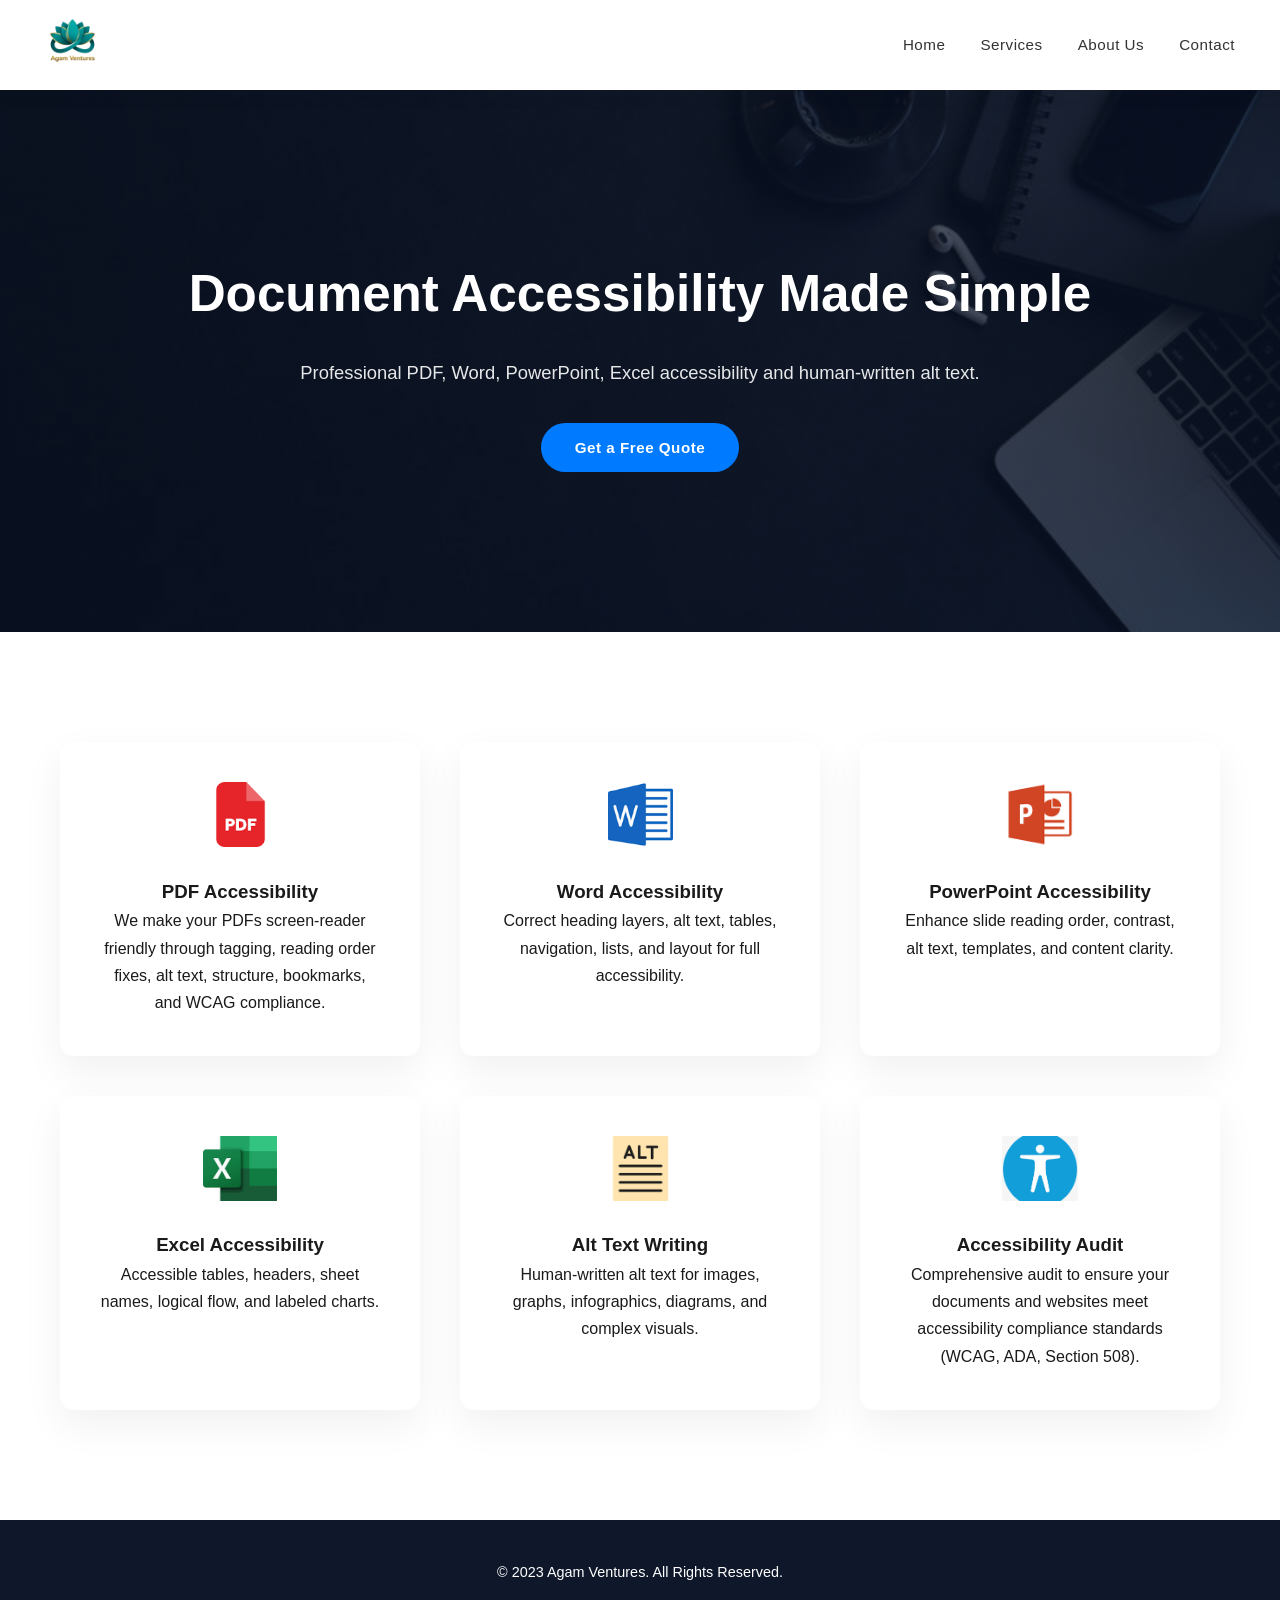
<file: index.html>
<!DOCTYPE html>
<html lang="en">
<head>
    <meta charset="UTF-8">
    <meta name="viewport" content="width=device-width, initial-scale=1.0">
    <title>Agam Ventures</title>
    <link rel="stylesheet" href="style.css">
</head>
<body>

    <!-- Navbar Section -->
    <nav>
        <div class="nav-container">

            <div class="logo">
                <img src="image/logo.png" alt="Agam Ventures Logo">
            </div>

            <div class="menu">
                <ul>
                    <li><a href="index.html">Home</a></li>
                    <li><a href="#services">Services</a></li>
                    <li><a href="about.html">About Us</a></li>
                    <li><a href="contact.html">Contact</a></li>
                </ul>
            </div>

        </div>
    </nav>

    <!-- Hero Section -->
    <section class="hero" id="home">
        <h1>Document Accessibility Made Simple</h1>
        <p>Professional PDF, Word, PowerPoint, Excel accessibility and human-written alt text.</p>
        <button class="cta-button">Get a Free Quote</button>
    </section>

    <!-- Services Section -->
    <section id="services" class="services">
        
        <div class="service-card">
            <img src="image/pdf-icon.png" alt="PDF Accessibility Icon">
            <h3>PDF Accessibility</h3>
            <p>We make your PDFs screen-reader friendly through tagging, reading order fixes, alt text, structure, bookmarks, and WCAG compliance.</p>
        </div>

        <div class="service-card">
            <img src="image/word-icon.png" alt="Word Accessibility Icon">
            <h3>Word Accessibility</h3>
            <p>Correct heading layers, alt text, tables, navigation, lists, and layout for full accessibility.</p>
        </div>

        <div class="service-card">
            <img src="image/ppt-icon.png" alt="PPT Accessibility Icon">
            <h3>PowerPoint Accessibility</h3>
            <p>Enhance slide reading order, contrast, alt text, templates, and content clarity.</p>
        </div>

        <div class="service-card">
            <img src="image/excel-icon.png" alt="Excel Accessibility Icon">
            <h3>Excel Accessibility</h3>
            <p>Accessible tables, headers, sheet names, logical flow, and labeled charts.</p>
        </div>

        <div class="service-card">
            <img src="image/alttext-icon.png" alt="Alt Text Writing Icon">
            <h3>Alt Text Writing</h3>
            <p>Human-written alt text for images, graphs, infographics, diagrams, and complex visuals.</p>
        </div>

        <div class="service-card">
            <img src="image/web-icon.png" alt="Accessibility Audit Icon">
            <h3>Accessibility Audit</h3>
            <p>Comprehensive audit to ensure your documents and websites meet accessibility compliance standards (WCAG, ADA, Section 508).</p>
        </div>

    </section>

    <!-- Footer -->
    <footer>
        <p>&copy; 2023 Agam Ventures. All Rights Reserved.</p>
    </footer>

</body>
</html>
</file>
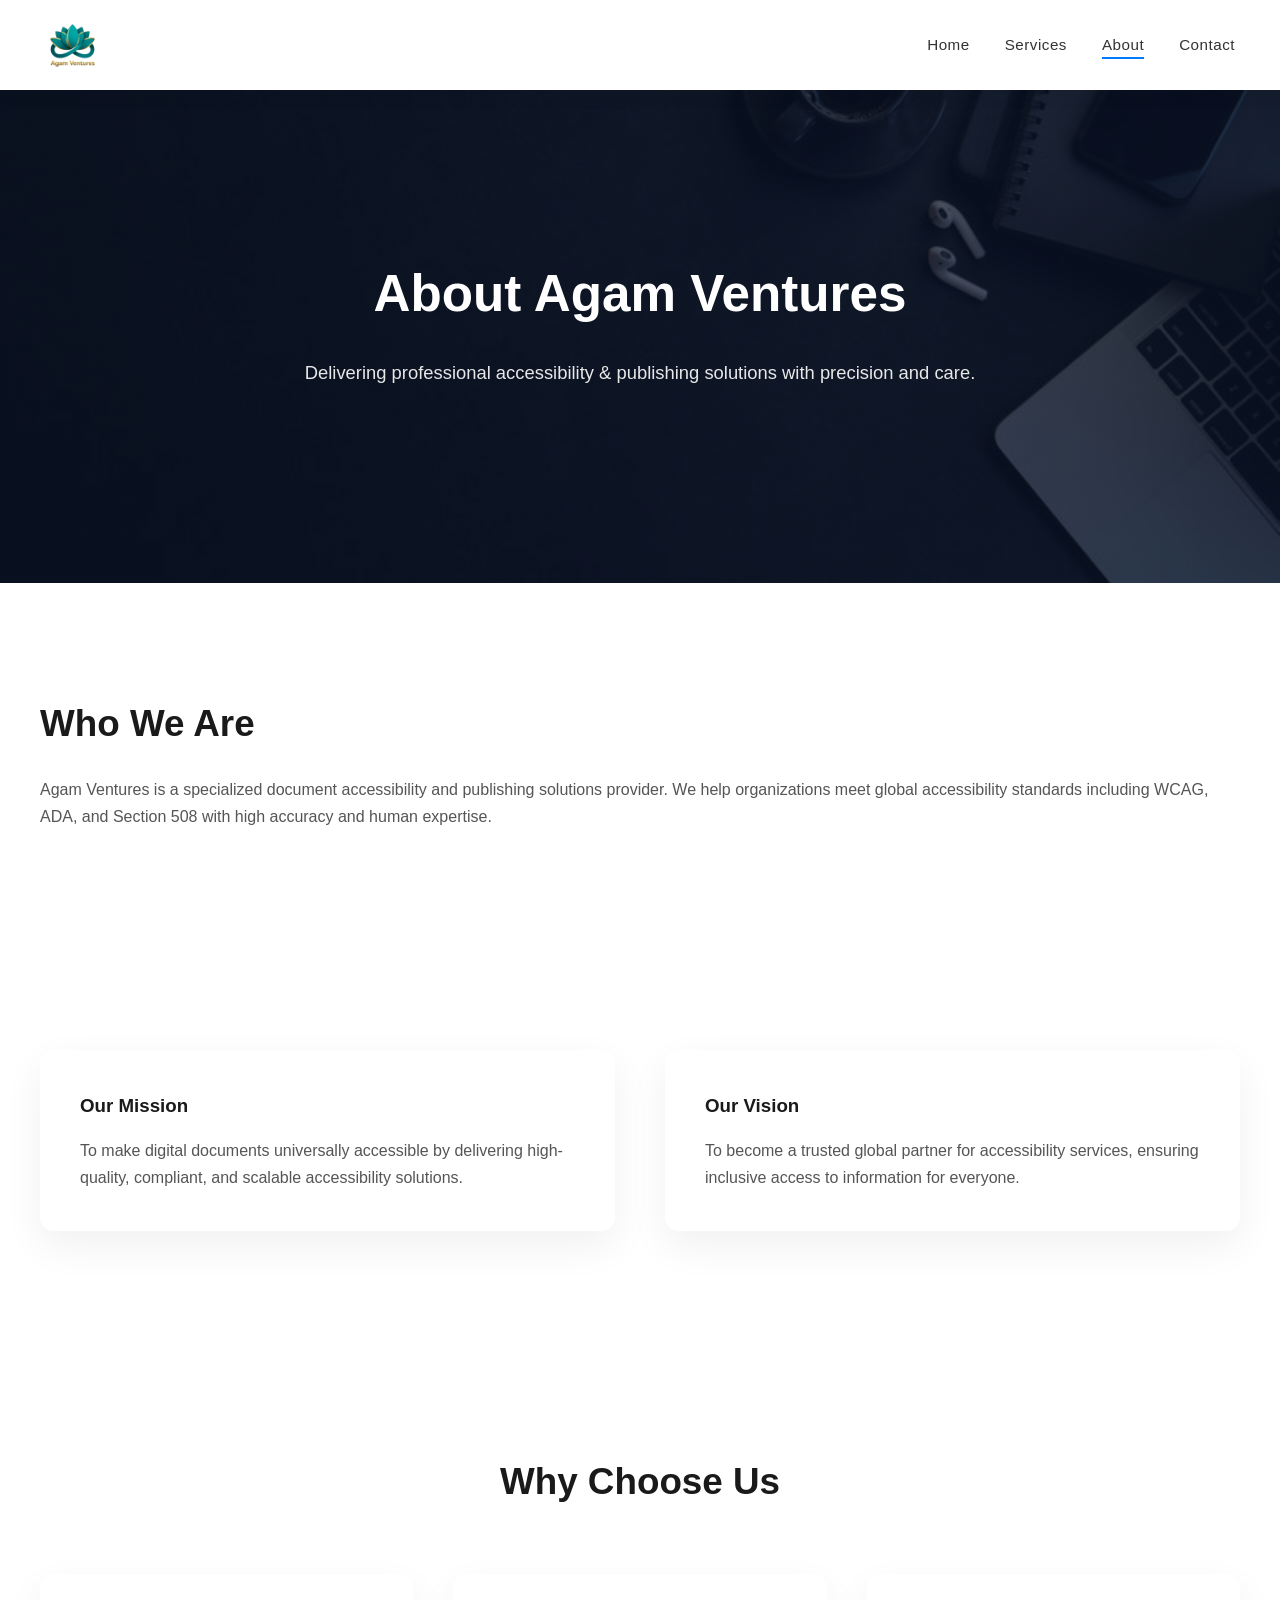
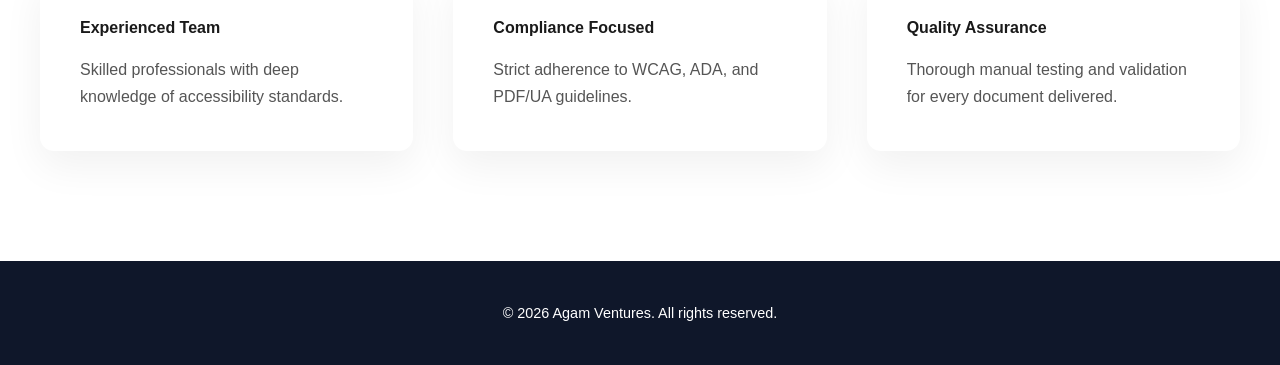
<file: about.html>
<!DOCTYPE html>
<html lang="en">
<head>
    <meta charset="UTF-8">
    <title>About Us | Agam Ventures</title>
    <meta name="viewport" content="width=device-width, initial-scale=1.0">
    <link rel="stylesheet" href="style.css">
</head>
<body>

<nav>
    <div class="nav-container">
        <img src="image/logo.png" alt="Agam Ventures Logo">
        <ul>
            <li><a href="index.html">Home</a></li>
            <li><a href="services.html">Services</a></li>
            <li><a href="about.html" class="active">About</a></li>
            <li><a href="contact.html">Contact</a></li>
        </ul>
    </div>
</nav>

<section class="hero">
    <h1>About Agam Ventures</h1>
    <p>Delivering professional accessibility & publishing solutions with precision and care.</p>
</section>

<section class="section">
    <div class="container narrow">
        <h2>Who We Are</h2>
        <p>
            Agam Ventures is a specialized document accessibility and publishing solutions provider.
            We help organizations meet global accessibility standards including WCAG, ADA,
            and Section 508 with high accuracy and human expertise.
        </p>
    </div>
</section>

<section class="section light-bg">
    <div class="container grid-2">
        <div class="card">
            <h3>Our Mission</h3>
            <p>
                To make digital documents universally accessible by delivering high-quality,
                compliant, and scalable accessibility solutions.
            </p>
        </div>
        <div class="card">
            <h3>Our Vision</h3>
            <p>
                To become a trusted global partner for accessibility services,
                ensuring inclusive access to information for everyone.
            </p>
        </div>
    </div>
</section>

<section class="section">
    <div class="container">
        <div class="center">
            <h2>Why Choose Us</h2>
        </div>
        <div class="grid-3">
            <div class="card">
                <h4>Experienced Team</h4>
                <p>Skilled professionals with deep knowledge of accessibility standards.</p>
            </div>
            <div class="card">
                <h4>Compliance Focused</h4>
                <p>Strict adherence to WCAG, ADA, and PDF/UA guidelines.</p>
            </div>
            <div class="card">
                <h4>Quality Assurance</h4>
                <p>Thorough manual testing and validation for every document delivered.</p>
            </div>
        </div>
    </div>
</section>

<footer>
    &copy; 2026 Agam Ventures. All rights reserved.
</footer>

</body>
</html>
</file>
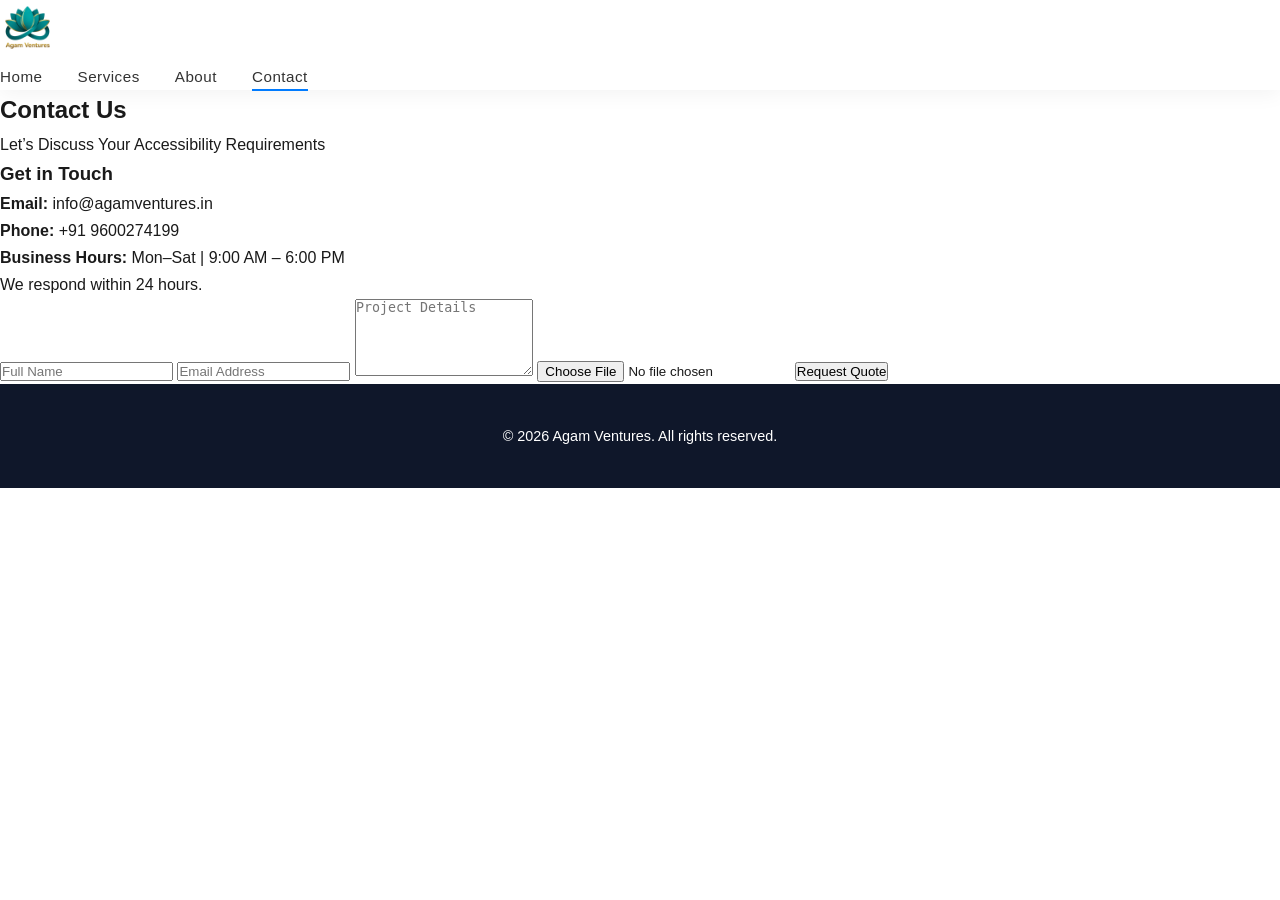
<file: contact.html>
<!DOCTYPE html>
<html lang="en">
<head>
    <meta charset="UTF-8">
    <title>Agam Ventures | Contact Us</title>
    <link rel="stylesheet" href="style.css">
</head>
<body>

<nav>
    <img src="image/logo.png" alt="Agam Ventures Logo">
    <ul>
        <li><a href="index.html">Home</a></li>
        <li><a href="services.html">Services</a></li>
        <li><a href="about.html">About</a></li>
        <li><a href="contact.html" class="active">Contact</a></li>
    </ul>
</nav>

<section class="page-header">
    <h1>Contact Us</h1>
    <p>Let’s Discuss Your Accessibility Requirements</p>
</section>

<section class="contact-wrapper">
    <div class="contact-info">
        <h3>Get in Touch</h3>
        <p><strong>Email:</strong> info@agamventures.in</p>
        <p><strong>Phone:</strong> +91 9600274199</p>
        <p><strong>Business Hours:</strong> Mon–Sat | 9:00 AM – 6:00 PM</p>
        <p>We respond within 24 hours.</p>
    </div>

    <div class="contact-form-box">
        <form>
            <input type="text" placeholder="Full Name" required>
            <input type="email" placeholder="Email Address" required>
            <textarea placeholder="Project Details" rows="5"></textarea>
            <input type="file">
            <button type="submit">Request Quote</button>
        </form>
    </div>
</section>

<footer>
    &copy; 2026 Agam Ventures. All rights reserved.
</footer>

</body>

</html>
</file>
<file: style.css>
/* ================= RESET ================= */
* {
    margin: 0;
    padding: 0;
    box-sizing: border-box;
}

html {
    scroll-behavior: smooth;
}

body {
    font-family: 'Poppins', sans-serif;
    color: #1a1a1a;
    background: #ffffff;
    line-height: 1.7;
    padding-top: 90px;
}

/* ================= STICKY NAVBAR ================= */
nav {
    position: fixed;
    top: 0;
    width: 100%;
    height: 90px;
    background: #ffffff;
    box-shadow: 0 4px 20px rgba(0,0,0,0.05);
    z-index: 1000;
    transition: all 0.3s ease;
}

nav.shrink {
    height: 70px;
    box-shadow: 0 6px 25px rgba(0,0,0,0.08);
}

.nav-container {
    max-width: 1250px;
    margin: auto;
    height: 100%;
    display: flex;
    align-items: center;
    justify-content: space-between;
    padding: 0 30px;
}

nav img {
    height: 55px;
    transition: 0.3s;
}

nav.shrink img {
    height: 45px;
}

nav ul {
    list-style: none;
    display: flex;
    gap: 35px;
}

nav ul li a {
    text-decoration: none;
    color: #333;
    font-weight: 500;
    font-size: 0.95rem;
    letter-spacing: 0.5px;
    position: relative;
    transition: 0.3s;
}

nav ul li a::after {
    content: "";
    position: absolute;
    width: 0%;
    height: 2px;
    left: 0;
    bottom: -6px;
    background: #007BFF;
    transition: 0.3s;
}

nav ul li a:hover::after,
nav ul li a.active::after {
    width: 100%;
}

/* ================= HERO ================= */
.hero {
    background: linear-gradient(rgba(10,20,40,0.75), rgba(10,20,40,0.75)),
                url('image/bg.png') center/cover no-repeat;
    color: white;
    text-align: center;
    padding: 160px 20px;
}

.hero h1 {
    font-size: 3.2rem;
    font-weight: 700;
    margin-bottom: 20px;
}

.hero p {
    font-size: 1.15rem;
    max-width: 750px;
    margin: 0 auto 35px;
    opacity: 0.9;
}

.cta-button {
    background: #007BFF;
    color: white;
    padding: 16px 34px;
    border: none;
    border-radius: 50px;
    font-size: 0.95rem;
    font-weight: 600;
    letter-spacing: 0.5px;
    cursor: pointer;
    transition: 0.3s ease;
}

.cta-button:hover {
    background: #0056b3;
    transform: translateY(-2px);
}

/* ================= SECTIONS ================= */
.section {
    padding: 110px 20px;
}

.container {
    max-width: 1200px;
    margin: auto;
}

.center {
    text-align: center;
    margin-bottom: 60px;
}

.section h2 {
    font-size: 2.3rem;
    font-weight: 700;
    margin-bottom: 20px;
}

.section p {
    font-size: 1rem;
    color: #555;
}

/* ================= GRID ================= */
.grid-3 {
    display: grid;
    grid-template-columns: repeat(auto-fit, minmax(280px, 1fr));
    gap: 40px;
}

.grid-2 {
    display: grid;
    grid-template-columns: repeat(auto-fit, minmax(350px, 1fr));
    gap: 50px;
}

/* ================= CARDS ================= */
.card {
    background: white;
    padding: 40px;
    border-radius: 14px;
    box-shadow: 0 15px 40px rgba(0,0,0,0.06);
    transition: 0.3s ease;
}

.card:hover {
    transform: translateY(-6px);
}

.card h3, .card h4 {
    margin-bottom: 15px;
    font-weight: 600;
}

/* ================= SERVICES ================= */
.services {
    padding: 110px 20px;
    display: grid;
    grid-template-columns: repeat(auto-fit, minmax(280px, 1fr));
    gap: 40px;
    max-width: 1200px;
    margin: auto;
}

.service-card {
    background: white;
    padding: 40px;
    border-radius: 14px;
    box-shadow: 0 15px 40px rgba(0,0,0,0.06);
    text-align: center;
    transition: 0.3s ease;
}

.service-card:hover {
    transform: translateY(-6px);
}

.service-card img {
    height: 65px;
    margin-bottom: 20px;
}

/* ================= FOOTER ================= */
footer {
    background: #0f172a;
    color: white;
    text-align: center;
    padding: 40px;
    font-size: 0.9rem;
}

/* ================= RESPONSIVE ================= */
@media (max-width: 768px) {

    nav ul {
        gap: 20px;
    }

    .hero h1 {
        font-size: 2.3rem;
    }

    .section {
        padding: 80px 20px;
    }

}
</file>
